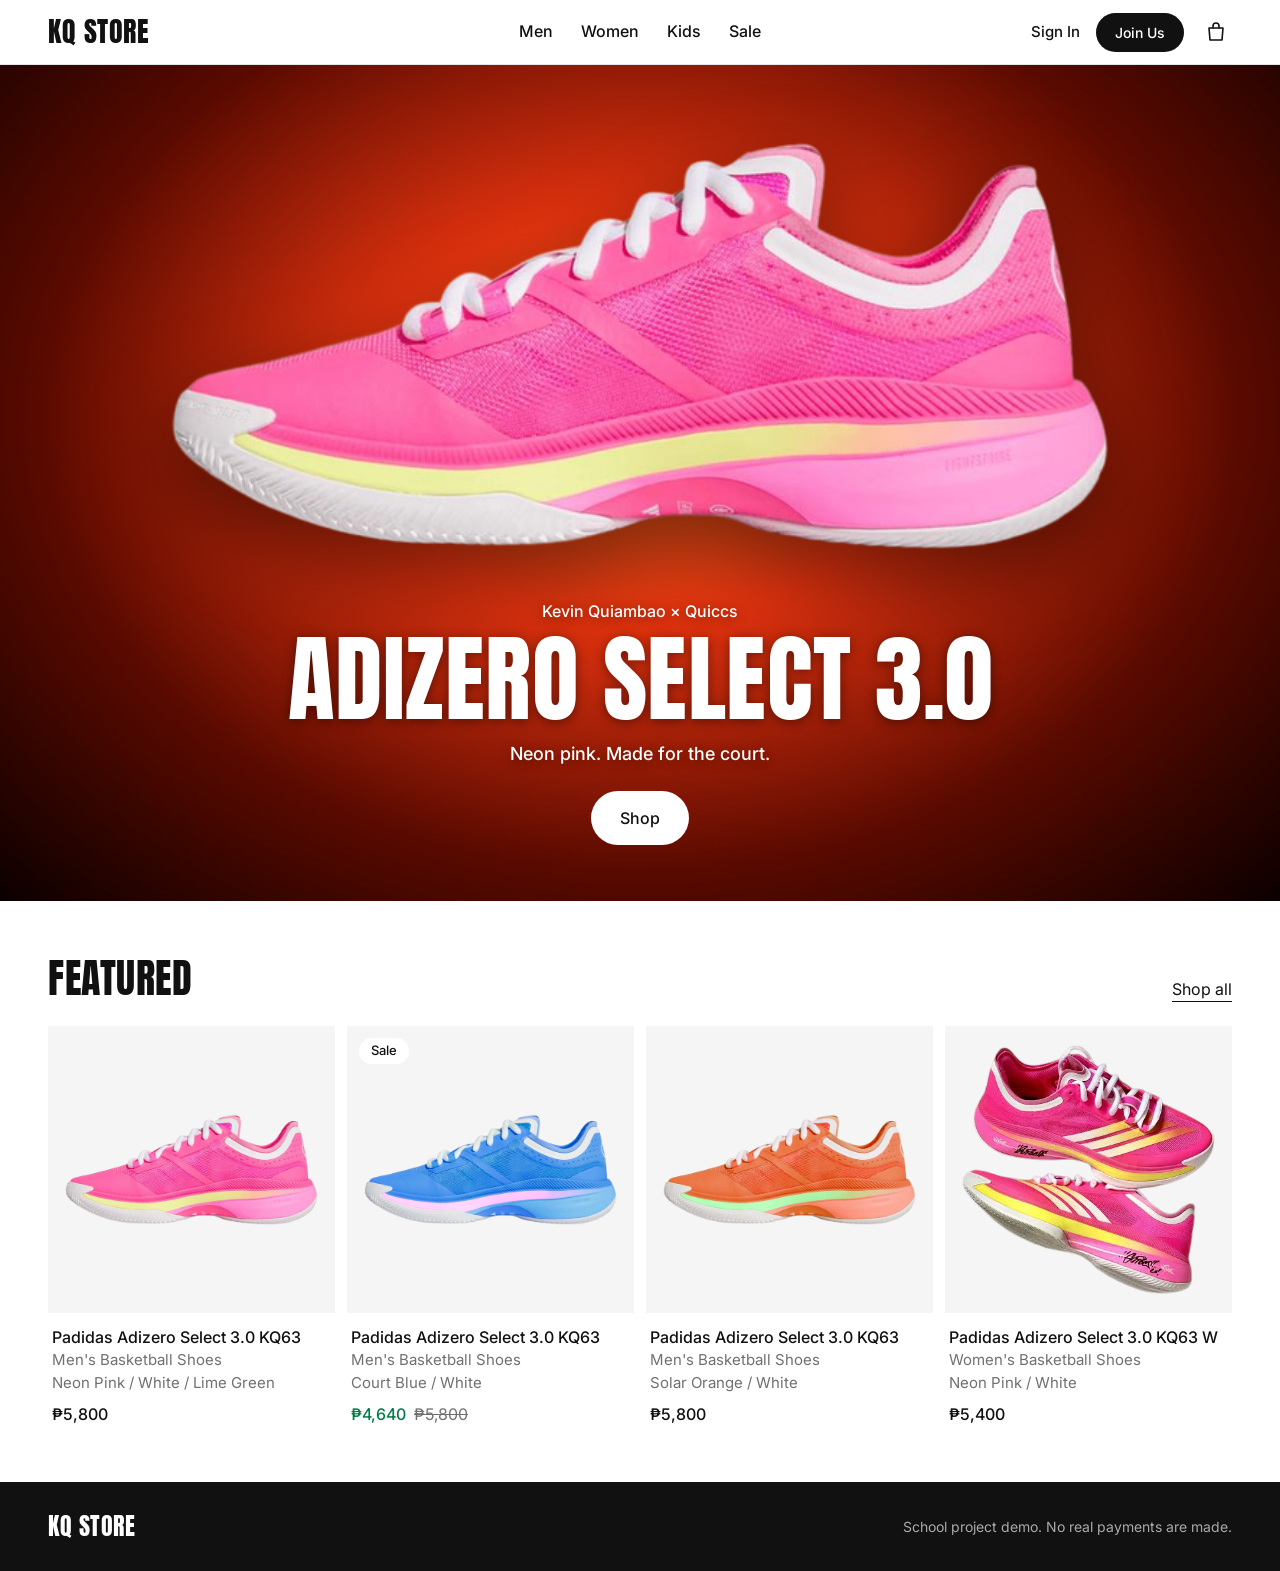
<file: index.html>
<!DOCTYPE html>
<html lang="en">
<head>
  <meta charset="UTF-8">
  <meta name="viewport" content="width=device-width, initial-scale=1">
  <title>KQ Store | Kevin Quiambao × Quiccs</title>
  <link rel="preconnect" href="https://fonts.googleapis.com">
  <link rel="preconnect" href="https://fonts.gstatic.com" crossorigin>
  <link href="https://fonts.googleapis.com/css2?family=Anton&family=Inter:wght@400;500;600&display=swap" rel="stylesheet">
  <link rel="stylesheet" href="css/style.css">
</head>
<body data-page="home">
  <main>
    <section class="hero">
      <img class="hero-shoe" src="images/shoe-pink.png" alt="Padidas Adizero Select 3.0 KQ63 in neon pink">
      <div class="hero-text">
        <p class="hero-sub">Kevin Quiambao × Quiccs</p>
        <h1 class="display">Adizero Select 3.0</h1>
        <p class="hero-line">Neon pink. Made for the court.</p>
        <a href="shop.html" class="pill pill-white">Shop</a>
      </div>
    </section>

    <section class="container section">
      <div class="section-head">
        <h2 class="display section-title">Featured</h2>
        <a href="shop.html" class="more-link">Shop all</a>
      </div>
      <div class="product-grid" id="featured-grid"></div>
    </section>
  </main>
  <!-- Order matters: data first, then store, then ui, then the page code -->
  <script src="js/data.js"></script>
  <script src="js/store.js"></script>
  <script src="js/ui.js"></script>
  <script src="js/pages.js"></script>
</body>
</html>
</file>
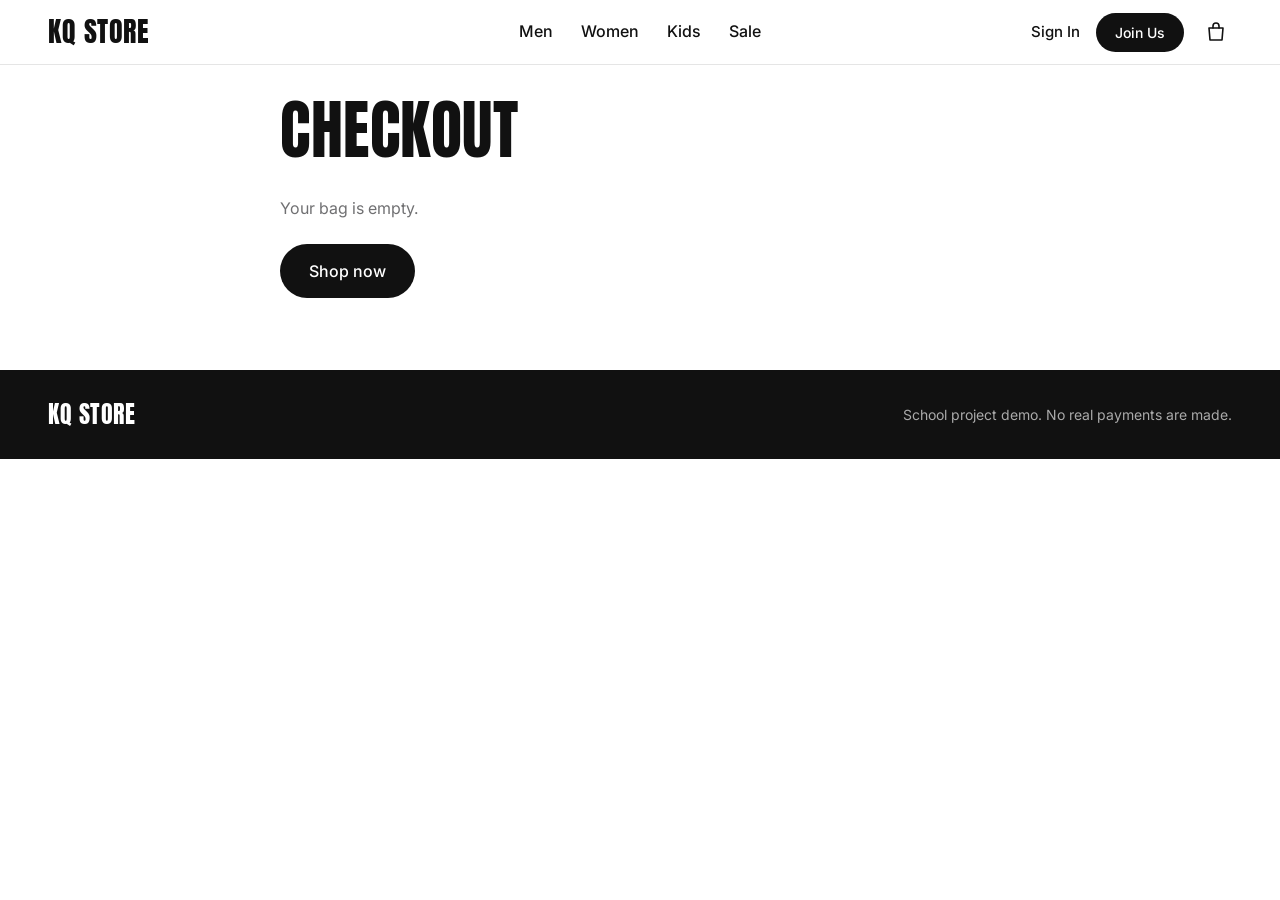
<file: checkout.html>
<!DOCTYPE html>
<html lang="en">
<head>
  <meta charset="UTF-8">
  <meta name="viewport" content="width=device-width, initial-scale=1">
  <title>Checkout | KQ Store</title>
  <link rel="preconnect" href="https://fonts.googleapis.com">
  <link rel="preconnect" href="https://fonts.gstatic.com" crossorigin>
  <link href="https://fonts.googleapis.com/css2?family=Anton&family=Inter:wght@400;500;600&display=swap" rel="stylesheet">
  <link rel="stylesheet" href="css/style.css">
</head>
<body data-page="checkout">
  <main class="container page">

    <!-- Bag is empty -->
    <section id="checkout-empty" class="narrow" hidden>
      <h1 class="display page-title">Checkout</h1>
      <p class="empty">Your bag is empty.</p>
      <a class="pill pill-black" href="shop.html">Shop now</a>
    </section>

    <!-- Checkout form -->
    <section id="checkout-form-wrap" hidden>
      <h1 class="display page-title">Checkout</h1>
      <div class="checkout">
        <form id="checkout-form" novalidate>
          <p class="notice" id="guest-note">
            Checking out as a guest.
            <button type="button" class="link-btn" data-action="open-login">Sign in</button> to save your orders.
          </p>

          <h2 class="block-title">Delivery</h2>
          <div class="field">
            <label for="co-name">Full name</label>
            <div class="input-wrap"><input id="co-name" name="name" type="text" autocomplete="name"></div>
            <p class="field-error" role="alert"></p>
          </div>
          <div class="field">
            <label for="co-email">Email</label>
            <div class="input-wrap"><input id="co-email" name="email" type="email" autocomplete="email"></div>
            <p class="field-error" role="alert"></p>
          </div>
          <div class="field">
            <label for="co-phone">Phone number</label>
            <div class="input-wrap"><input id="co-phone" name="phone" type="tel" autocomplete="tel"></div>
            <p class="field-error" role="alert"></p>
          </div>
          <div class="field">
            <label for="co-address">Address</label>
            <div class="input-wrap"><input id="co-address" name="address" type="text" autocomplete="street-address"></div>
            <p class="field-error" role="alert"></p>
          </div>

          <h2 class="block-title">Payment</h2>
          <div class="radio-row">
            <label class="radio active"><input type="radio" name="payment" value="cod" checked> Cash on delivery</label>
            <label class="radio"><input type="radio" name="payment" value="card"> Card (demo)</label>
          </div>

          <div id="card-fields" hidden>
          <div class="field">
            <label for="co-cardNumber">Card number</label>
            <div class="input-wrap"><input id="co-cardNumber" name="cardNumber" type="text" autocomplete="cc-number" inputmode="numeric" placeholder="1234 5678 9012 3456"></div>
            <p class="field-error" role="alert"></p>
          </div>
          <div class="field">
            <label for="co-cardName">Name on card</label>
            <div class="input-wrap"><input id="co-cardName" name="cardName" type="text" autocomplete="cc-name"></div>
            <p class="field-error" role="alert"></p>
          </div>
          </div>

          <button class="pill pill-black pill-block" type="submit" id="place-order">Place order</button>
        </form>

        <aside class="summary">
          <h2 class="block-title">Order summary</h2>
          <ul class="summary-list" id="summary-lines"></ul>
          <p class="row"><span>Delivery</span><span>Free</span></p>
          <p class="row total"><span>Total</span><strong id="summary-total"></strong></p>
        </aside>
      </div>
    </section>

    <!-- After the order is placed -->
    <section id="checkout-done" class="narrow" hidden>
      <h1 class="display page-title">Order placed</h1>
      <p class="lead" id="done-message"></p>
      <p class="card-meta" id="done-details"></p>
      <p class="card-meta">This is a school project, so no real payment was made.</p>
      <div class="actions-row">
        <a class="pill pill-black" href="shop.html">Continue shopping</a>
        <a class="pill pill-outline" id="done-profile-link" href="profile.html" hidden>View my orders</a>
      </div>
    </section>

  </main>
  <!-- Order matters: data first, then store, then ui, then the page code -->
  <script src="js/data.js"></script>
  <script src="js/store.js"></script>
  <script src="js/ui.js"></script>
  <script src="js/pages.js"></script>
</body>
</html>
</file>
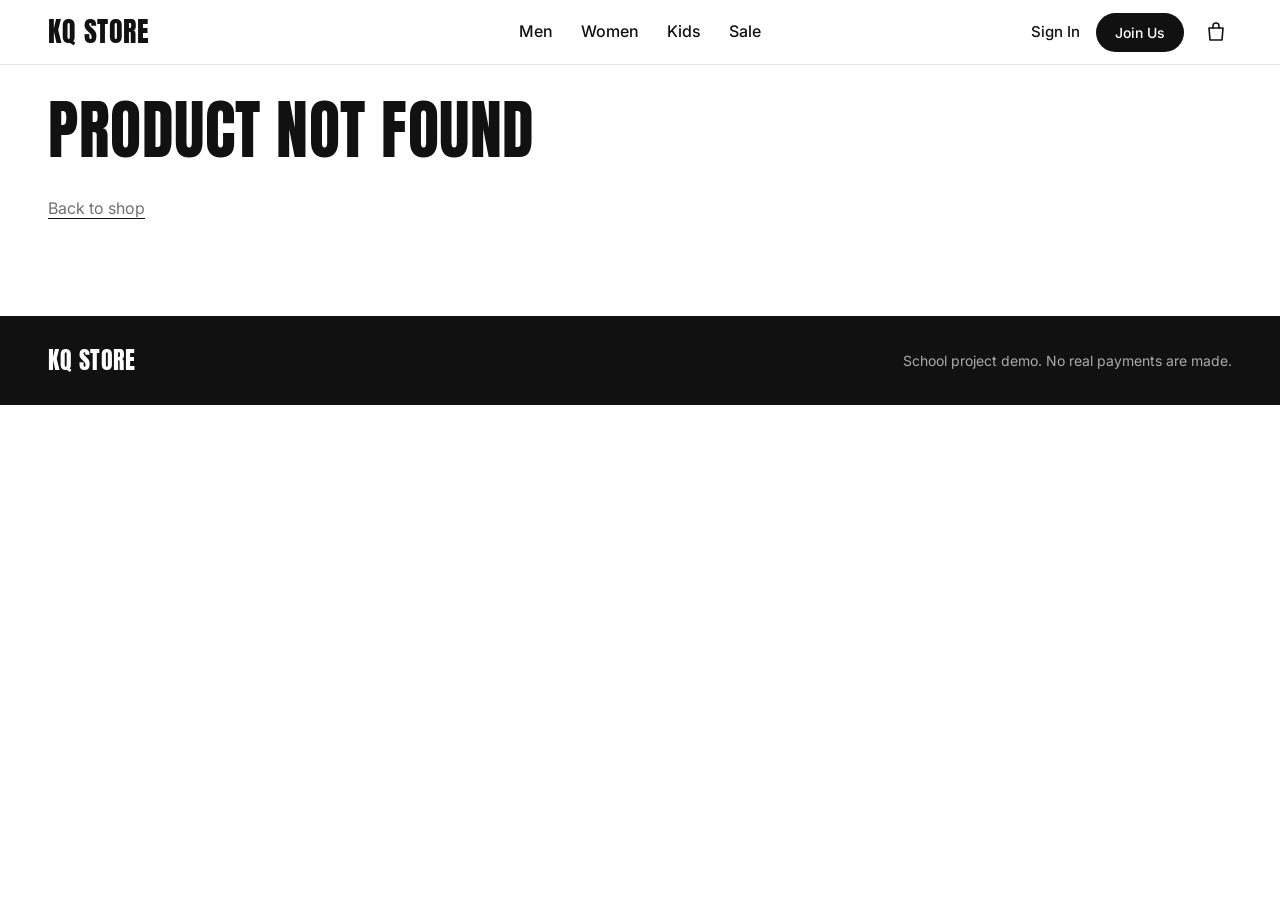
<file: product.html>
<!DOCTYPE html>
<html lang="en">
<head>
  <meta charset="UTF-8">
  <meta name="viewport" content="width=device-width, initial-scale=1">
  <title>Product | KQ Store</title>
  <link rel="preconnect" href="https://fonts.googleapis.com">
  <link rel="preconnect" href="https://fonts.gstatic.com" crossorigin>
  <link href="https://fonts.googleapis.com/css2?family=Anton&family=Inter:wght@400;500;600&display=swap" rel="stylesheet">
  <link rel="stylesheet" href="css/style.css">
</head>
<body data-page="product">
  <main class="container page">
    <div id="product"></div>
  </main>
  <!-- Order matters: data first, then store, then ui, then the page code -->
  <script src="js/data.js"></script>
  <script src="js/store.js"></script>
  <script src="js/ui.js"></script>
  <script src="js/pages.js"></script>
</body>
</html>
</file>
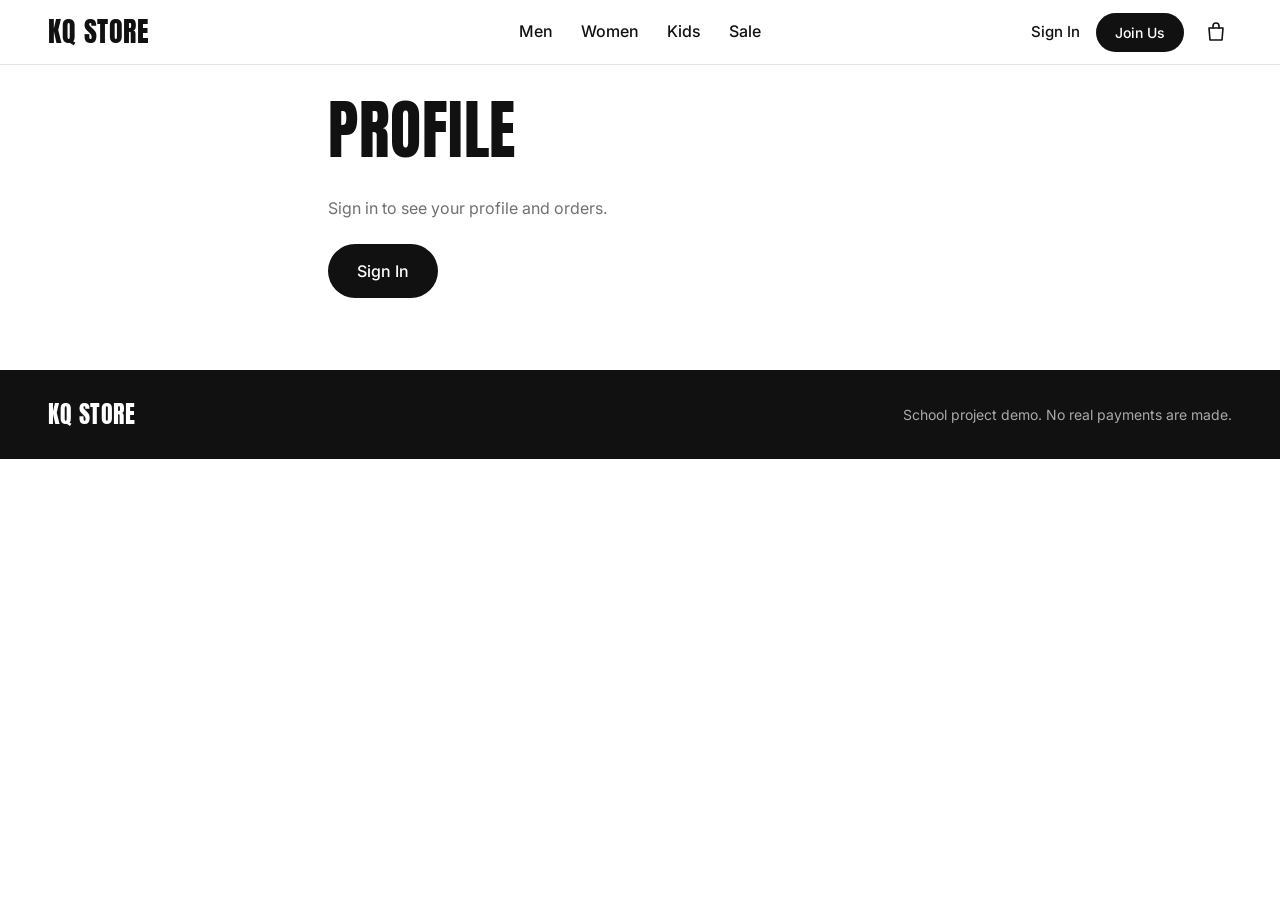
<file: profile.html>
<!DOCTYPE html>
<html lang="en">
<head>
  <meta charset="UTF-8">
  <meta name="viewport" content="width=device-width, initial-scale=1">
  <title>Profile | KQ Store</title>
  <link rel="preconnect" href="https://fonts.googleapis.com">
  <link rel="preconnect" href="https://fonts.gstatic.com" crossorigin>
  <link href="https://fonts.googleapis.com/css2?family=Anton&family=Inter:wght@400;500;600&display=swap" rel="stylesheet">
  <link rel="stylesheet" href="css/style.css">
</head>
<body data-page="profile">
  <main class="container page narrow" id="profile-root"></main>
  <!-- Order matters: data first, then store, then ui, then the page code -->
  <script src="js/data.js"></script>
  <script src="js/store.js"></script>
  <script src="js/ui.js"></script>
  <script src="js/pages.js"></script>
</body>
</html>
</file>
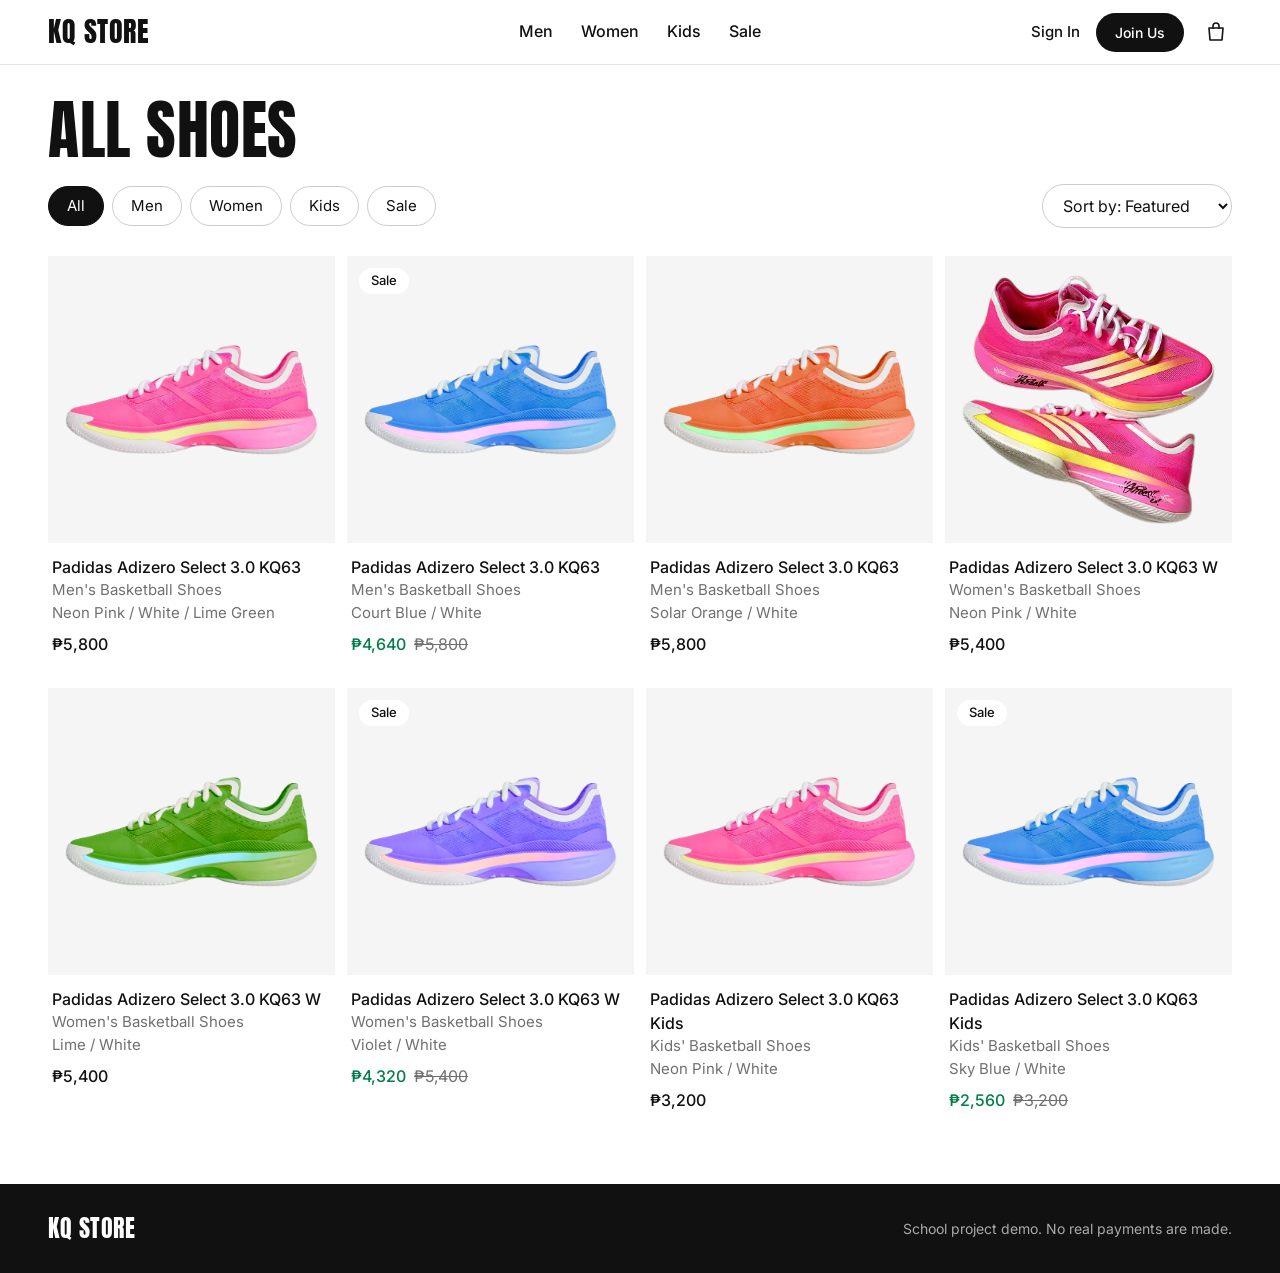
<file: shop.html>
<!DOCTYPE html>
<html lang="en">
<head>
  <meta charset="UTF-8">
  <meta name="viewport" content="width=device-width, initial-scale=1">
  <title>Shop | KQ Store</title>
  <link rel="preconnect" href="https://fonts.googleapis.com">
  <link rel="preconnect" href="https://fonts.gstatic.com" crossorigin>
  <link href="https://fonts.googleapis.com/css2?family=Anton&family=Inter:wght@400;500;600&display=swap" rel="stylesheet">
  <link rel="stylesheet" href="css/style.css">
</head>
<body data-page="shop">
  <main class="container page">
    <h1 class="display page-title" id="shop-title">All Shoes</h1>

    <div class="toolbar">
      <div class="tabs" id="shop-tabs"></div>
      <select class="select" id="sort" aria-label="Sort by">
        <option value="featured">Sort by: Featured</option>
        <option value="low">Price: Low to High</option>
        <option value="high">Price: High to Low</option>
      </select>
    </div>

    <div class="product-grid" id="shop-grid"></div>
  </main>
  <!-- Order matters: data first, then store, then ui, then the page code -->
  <script src="js/data.js"></script>
  <script src="js/store.js"></script>
  <script src="js/ui.js"></script>
  <script src="js/pages.js"></script>
</body>
</html>
</file>
<file: css/style.css>
/* =========================================================
   KQ STORE  -  Nike-inspired design system
   1. Tokens   2. Base   3. Buttons   4. Navbar   5. Hero
   6. Products   7. Product page   8. Drawer   9. Forms/Modal
   10. Checkout/Profile   11. Footer   12. Phones
   ========================================================= */

/* ---------- 1. Tokens ---------- */
:root {
  --black: #111111;
  --white: #ffffff;
  --surface: #f5f5f5;
  --muted: #707072;
  --line: #e5e5e5;
  --error: #d30005;
  --sale: #007d48;
  --header-h: 64px;
  --font-body: "Inter", "Helvetica Neue", Helvetica, Arial, sans-serif;
  --font-display: "Anton", "Oswald", Impact, "Arial Narrow", sans-serif;
}

/* ---------- 2. Base ---------- */
* { box-sizing: border-box; margin: 0; padding: 0; }
body {
  font-family: var(--font-body);
  color: var(--black);
  background: var(--white);
  line-height: 1.5;
  -webkit-font-smoothing: antialiased;
}
img { display: block; max-width: 100%; }
a { color: inherit; text-decoration: none; }
button { font: inherit; color: inherit; background: none; border: none; cursor: pointer; }
input, select { font: inherit; color: inherit; }
ul { list-style: none; }
:focus-visible { outline: 2px solid var(--black); outline-offset: 2px; }

.display {
  font-family: var(--font-display);
  font-weight: 400;
  text-transform: uppercase;
  letter-spacing: 0.5px;
  line-height: 1.05;
}
.container { max-width: 1280px; margin: 0 auto; padding: 0 clamp(16px, 4vw, 48px); }
.narrow { max-width: 720px; }
.page { padding-top: 32px; padding-bottom: 72px; }
.page-title { font-size: clamp(36px, 6vw, 64px); margin-bottom: 8px; }
.lead { font-size: 18px; margin-bottom: 8px; }
.empty { color: var(--muted); padding: 24px 0; }
.more-link, .link-btn { border-bottom: 1px solid var(--black); }
.link-btn:hover, .more-link:hover { color: var(--muted); border-color: var(--muted); }
.text-btn { font-weight: 500; font-size: 15px; }
.text-btn:hover { color: var(--muted); }

/* ---------- 3. Buttons ---------- */
.pill {
  display: inline-flex;
  align-items: center;
  justify-content: center;
  gap: 10px;
  padding: 14px 28px;
  border: 1px solid transparent;
  border-radius: 9999px;
  font-size: 16px;
  font-weight: 500;
  transition: background 0.2s, color 0.2s, border-color 0.2s;
}
.pill-black { background: var(--black); color: var(--white); }
.pill-black:hover { background: var(--muted); }
.pill-white { background: var(--white); color: var(--black); }
.pill-white:hover { background: var(--line); }
.pill-outline { border-color: #ccc; background: var(--white); }
.pill-outline:hover { border-color: var(--black); }
.pill-sm { padding: 8px 18px; font-size: 14px; }
.pill-block { display: flex; width: 100%; }
.pill:disabled { opacity: 0.55; cursor: not-allowed; }

.spinner {
  width: 16px; height: 16px;
  border: 2px solid rgba(255, 255, 255, 0.4);
  border-top-color: var(--white);
  border-radius: 50%;
  animation: spin 0.7s linear infinite;
}
@keyframes spin { to { transform: rotate(360deg); } }

/* ---------- 4. Navbar ---------- */
.navbar {
  position: sticky; top: 0; z-index: 40;
  background: var(--white);
  border-bottom: 1px solid var(--line);
}
.navbar-inner {
  display: grid;
  grid-template-columns: 1fr auto 1fr;
  grid-template-areas: "logo links tools";
  align-items: center;
  height: var(--header-h);
}
.logo { grid-area: logo; justify-self: start; font-size: 28px; }
.nav-links { grid-area: links; display: flex; gap: 28px; }
.nav-links a {
  font-weight: 500; padding: 6px 0;
  border-bottom: 2px solid transparent;
}
.nav-links a:hover, .nav-links a.active { border-bottom-color: var(--black); }
.nav-tools { grid-area: tools; justify-self: end; display: flex; align-items: center; gap: 16px; }
.nav-greeting { font-weight: 500; font-size: 15px; }
.nav-greeting:hover { text-decoration: underline; }
.bag-btn { position: relative; display: flex; padding: 4px; }
.bag-badge {
  position: absolute; top: -4px; right: -6px;
  min-width: 18px; height: 18px; padding: 0 5px;
  display: grid; place-items: center;
  background: var(--black); color: var(--white);
  border-radius: 9px; font-size: 11px; font-weight: 600;
}

/* ---------- 5. Hero ---------- */
.hero {
  position: relative;
  height: calc(100vh - var(--header-h));
  min-height: 560px; max-height: 900px;
  overflow: hidden;
  display: flex; flex-direction: column; justify-content: flex-end; align-items: center;
  text-align: center; color: var(--white);
  padding: 0 20px 56px;
  background: radial-gradient(ellipse at 50% 42%, #ff6a1a 0%, #e2330f 30%, #5a0a00 66%, #0b0000 100%);
}
.hero-shoe {
  position: absolute; top: 9%; left: 50%;
  width: min(78vw, 940px);
  transform: translateX(-50%);
  filter: drop-shadow(0 30px 40px rgba(0, 0, 0, 0.5));
}
.hero-text { position: relative; z-index: 1; text-shadow: 0 2px 12px rgba(0, 0, 0, 0.45); }
.hero-sub { font-weight: 500; }
.hero h1 { font-size: clamp(48px, 8vw, 96px); margin: 6px 0 10px; }
.hero-line { font-size: 18px; font-weight: 500; margin-bottom: 24px; }
.hero .pill { text-shadow: none; }

/* ---------- 6. Products ---------- */
.section { padding-top: 56px; padding-bottom: 56px; }
.section-head { display: flex; justify-content: space-between; align-items: baseline; margin-bottom: 24px; }
.section-title { font-size: clamp(28px, 4vw, 40px); }

.toolbar { display: flex; flex-wrap: wrap; gap: 12px; justify-content: space-between; align-items: center; margin: 20px 0 28px; }
.tabs { display: flex; gap: 8px; flex-wrap: wrap; }
.tab { padding: 8px 18px; border: 1px solid #ccc; border-radius: 9999px; font-size: 15px; }
.tab:hover { border-color: var(--black); }
.tab.active { background: var(--black); border-color: var(--black); color: var(--white); }
.select { padding: 10px 16px; border: 1px solid #ccc; border-radius: 9999px; background: var(--white); }

.product-grid { display: grid; grid-template-columns: repeat(auto-fill, minmax(260px, 1fr)); gap: 32px 12px; }
.card { display: block; }
.card-media {
  position: relative; overflow: hidden;
  background: var(--surface); aspect-ratio: 1 / 1;
  display: grid; place-items: center;
}
.card-media img { width: 88%; transition: transform 0.4s ease; }
.card:hover .card-media img { transform: scale(1.08); }
.badge {
  position: absolute; top: 12px; left: 12px;
  background: var(--white); padding: 3px 12px;
  border-radius: 9999px; font-size: 13px; font-weight: 500;
}
.card-body { padding: 12px 4px 0; }
.card-name { font-weight: 500; }
.card-meta { color: var(--muted); font-size: 15px; }
.card-price { margin-top: 8px; font-weight: 500; }
.price-sale { color: var(--sale); }
.price-old { color: var(--muted); text-decoration: line-through; margin-left: 8px; font-weight: 400; }

/* ---------- 7. Product page ---------- */
.pdp { display: grid; grid-template-columns: minmax(0, 1.3fr) minmax(0, 1fr); gap: 48px; align-items: start; }
.gallery { display: grid; grid-template-columns: auto 1fr; gap: 12px; }
.gallery:not(:has(.thumbs)) { grid-template-columns: 1fr; }
.thumbs { display: flex; flex-direction: column; gap: 8px; }
.thumb {
  width: 72px; height: 72px; padding: 6px;
  background: var(--surface); border: 2px solid transparent; border-radius: 6px;
  display: grid; place-items: center;
}
.thumb.active, .thumb:hover { border-color: var(--black); }
.stage { background: var(--surface); aspect-ratio: 1 / 1; display: grid; place-items: center; overflow: hidden; }
.stage img { width: 92%; object-fit: contain; }
.pdp-title { font-size: 28px; font-weight: 600; line-height: 1.2; margin: 4px 0; }
.pdp-price { font-size: 18px; font-weight: 500; margin: 14px 0 24px; }
.discount { color: var(--sale); margin-left: 8px; font-size: 15px; }
.label { font-weight: 500; margin-bottom: 10px; }
.size-grid { display: grid; grid-template-columns: repeat(4, 1fr); gap: 8px; }
.size-btn { height: 48px; background: var(--white); border: 1px solid #ccc; border-radius: 8px; }
.size-btn:hover { border-color: var(--black); }
.size-btn.active { border-color: var(--black); box-shadow: inset 0 0 0 1px var(--black); font-weight: 600; }
.desc { margin-top: 28px; line-height: 1.7; }

/* ---------- 8. Bag drawer + toast ---------- */
.drawer-backdrop {
  position: fixed; inset: 0; z-index: 60;
  background: rgba(0, 0, 0, 0.4);
  opacity: 0; pointer-events: none; transition: opacity 0.25s;
}
.drawer-backdrop.open { opacity: 1; pointer-events: auto; }
.drawer {
  position: fixed; top: 0; right: 0; bottom: 0; z-index: 61;
  width: min(420px, 100%);
  background: var(--white);
  display: flex; flex-direction: column;
  transform: translateX(100%); visibility: hidden;
  transition: transform 0.3s ease, visibility 0s 0.3s;
}
.drawer.open { transform: none; visibility: visible; transition: transform 0.3s ease, visibility 0s; }
.drawer-head { display: flex; justify-content: space-between; align-items: center; padding: 20px 24px; border-bottom: 1px solid var(--line); }
.drawer-head h2 { font-size: 26px; }
.drawer-list { flex: 1; overflow-y: auto; padding: 8px 24px; }
.drawer-empty { padding: 24px; }
.drawer-foot { padding: 20px 24px; border-top: 1px solid var(--line); display: grid; gap: 16px; }
.line { display: grid; grid-template-columns: 88px 1fr auto; gap: 14px; padding: 16px 0; border-bottom: 1px solid var(--line); }
.line-img { background: var(--surface); aspect-ratio: 1 / 1; display: grid; place-items: center; }
.line-img img { width: 90%; }
.line-price { font-weight: 500; }
.qty { display: flex; align-items: center; gap: 10px; margin-top: 8px; }
.qty button:not(.remove) { width: 28px; height: 28px; border: 1px solid #ccc; border-radius: 50%; line-height: 1; }
.qty button:not(.remove):hover { border-color: var(--black); }
.remove { margin-left: 8px; color: var(--muted); text-decoration: underline; font-size: 14px; }

.row { display: flex; justify-content: space-between; gap: 16px; }
.total { font-size: 18px; margin-top: 12px; padding-top: 12px; border-top: 1px solid var(--line); }

.toast {
  position: fixed; left: 50%; bottom: 24px; transform: translateX(-50%);
  background: var(--black); color: var(--white);
  padding: 12px 22px; border-radius: 9999px; z-index: 90;
  animation: rise 0.25s ease;
}

/* ---------- 9. Forms + auth modal ---------- */
.field { margin-bottom: 16px; }
.field label { display: block; font-size: 14px; font-weight: 500; margin-bottom: 6px; }
.input-wrap { display: flex; align-items: center; border: 1px solid #ccc; border-radius: 8px; background: var(--white); }
.input-wrap:focus-within { border-color: var(--black); box-shadow: 0 0 0 1px var(--black); }
.input-wrap.has-error { border-color: var(--error); box-shadow: 0 0 0 1px var(--error); }
.input-wrap input { flex: 1; min-width: 0; padding: 13px 14px; border: none; background: transparent; outline: none; }
.toggle-btn { padding: 0 14px; font-size: 14px; font-weight: 500; text-decoration: underline; color: var(--muted); }
.toggle-btn:hover { color: var(--black); }
.field-error, .form-error { color: var(--error); font-size: 14px; margin-top: 6px; }
.form-error { min-height: 1.4em; margin: 10px 0 14px; }

.modal-backdrop {
  position: fixed; inset: 0; z-index: 80;
  background: rgba(0, 0, 0, 0.5);
  display: grid; place-items: center; padding: 16px;
  animation: fade 0.2s ease;
}
.modal {
  position: relative; width: min(440px, 100%); max-height: calc(100vh - 32px); overflow-y: auto;
  background: var(--white); border-radius: 12px; padding: 44px 32px 32px;
  animation: rise 0.25s ease;
}
.modal-close { position: absolute; top: 10px; right: 14px; font-size: 30px; line-height: 1; color: var(--muted); }
.modal-close:hover { color: var(--black); }
.modal-title { font-size: 30px; margin-bottom: 8px; }
.modal-sub { color: var(--muted); margin-bottom: 24px; }
.modal-switch { text-align: center; margin-top: 20px; color: var(--muted); font-size: 15px; }
.modal-switch .link-btn { color: var(--black); }

@keyframes fade { from { opacity: 0; } to { opacity: 1; } }
@keyframes rise { from { opacity: 0; transform: translate(var(--tx, 0), 14px); } to { opacity: 1; transform: translate(var(--tx, 0), 0); } }
.toast { --tx: -50%; }

/* ---------- 10. Checkout + profile ---------- */
.checkout { display: grid; grid-template-columns: minmax(0, 1.2fr) minmax(0, 0.8fr); gap: 48px; margin-top: 24px; align-items: start; }
.block-title { font-size: 20px; font-weight: 600; margin: 24px 0 14px; }
.checkout form > .block-title:first-of-type { margin-top: 0; }
.notice { background: var(--surface); padding: 12px 16px; border-radius: 8px; margin-bottom: 20px; font-size: 15px; }
.radio-row { display: flex; gap: 10px; flex-wrap: wrap; margin-bottom: 16px; }
.radio { display: flex; align-items: center; gap: 8px; padding: 12px 18px; border: 1px solid #ccc; border-radius: 8px; cursor: pointer; }
.radio.active { border-color: var(--black); box-shadow: inset 0 0 0 1px var(--black); }
.summary { background: var(--surface); padding: 24px; border-radius: 12px; }
.summary .block-title { margin-top: 0; }
.summary .line { grid-template-columns: 64px 1fr auto; border-bottom-color: #ddd; }
.summary .line-img { background: var(--white); }
.actions-row { display: flex; gap: 12px; flex-wrap: wrap; margin-top: 28px; }
.profile-logout { margin-top: 16px; }
.orders-title { margin: 40px 0 16px; }
.order { border: 1px solid var(--line); border-radius: 12px; padding: 16px; margin-bottom: 12px; }

/* ---------- 11. Footer ---------- */
.footer { background: var(--black); color: var(--white); padding: 32px 0; }
.footer-inner { display: flex; justify-content: space-between; align-items: center; gap: 16px; flex-wrap: wrap; }
.footer .display { font-size: 24px; }
.footer p { color: #aaa; font-size: 14px; }

/* ---------- 12. Phones ---------- */
@media (max-width: 800px) {
  .navbar-inner {
    height: auto; row-gap: 6px; padding-top: 10px; padding-bottom: 8px;
    grid-template-columns: 1fr auto;
    grid-template-areas: "logo tools" "links links";
  }
  .nav-links { justify-content: center; gap: 22px; }
  .logo { font-size: 24px; }
  .nav-tools { gap: 12px; }
  .hero { min-height: 480px; }
  .hero-shoe { width: 96vw; top: 12%; }
  .pdp, .checkout { grid-template-columns: 1fr; gap: 28px; }
  .gallery { grid-template-columns: 1fr; }
  .thumbs { flex-direction: row; order: 2; }
}

@media (prefers-reduced-motion: reduce) {
  *, *::before, *::after { animation: none !important; transition: none !important; }
}

/* ---------- Extras for the plain HTML version ---------- */
[hidden] { display: none !important; }
.field-error:empty { display: none; }
.footer-brand { font-size: 24px; }
.narrow { margin-left: auto; margin-right: auto; }
</file>
